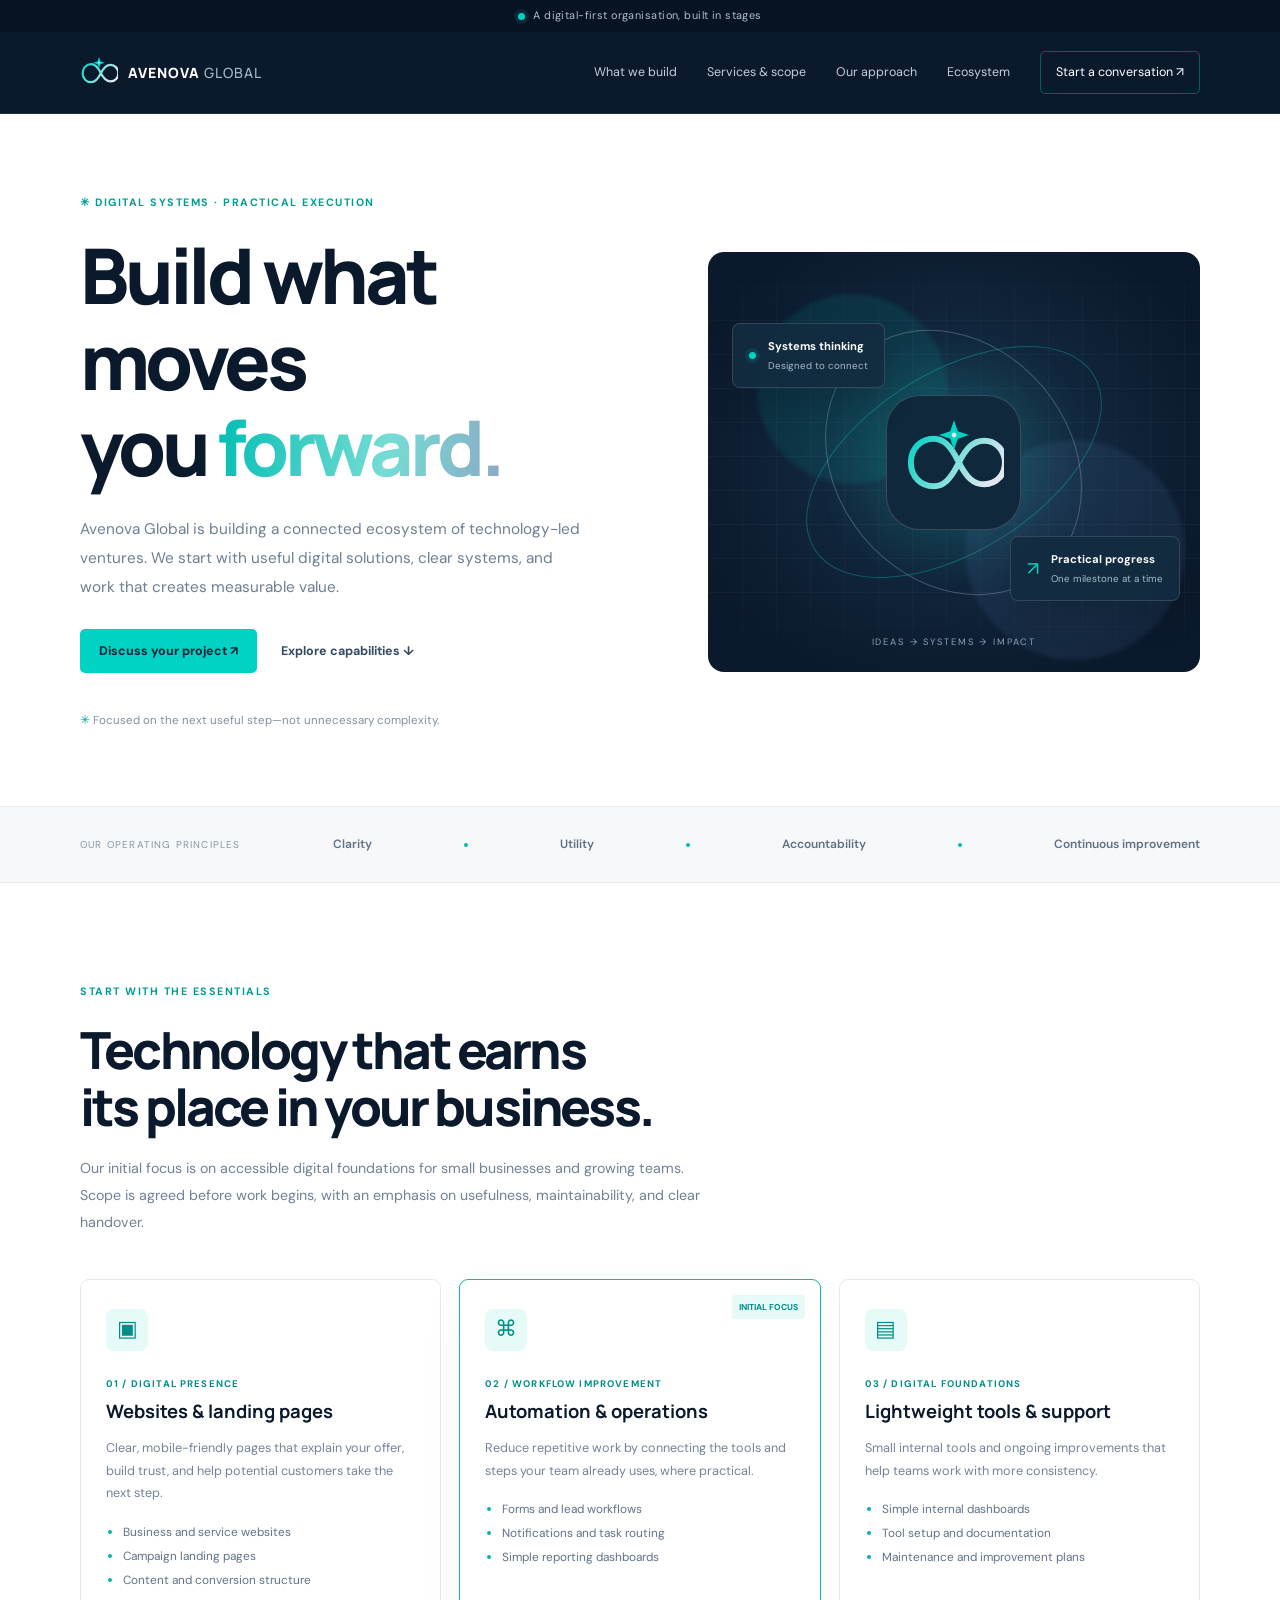
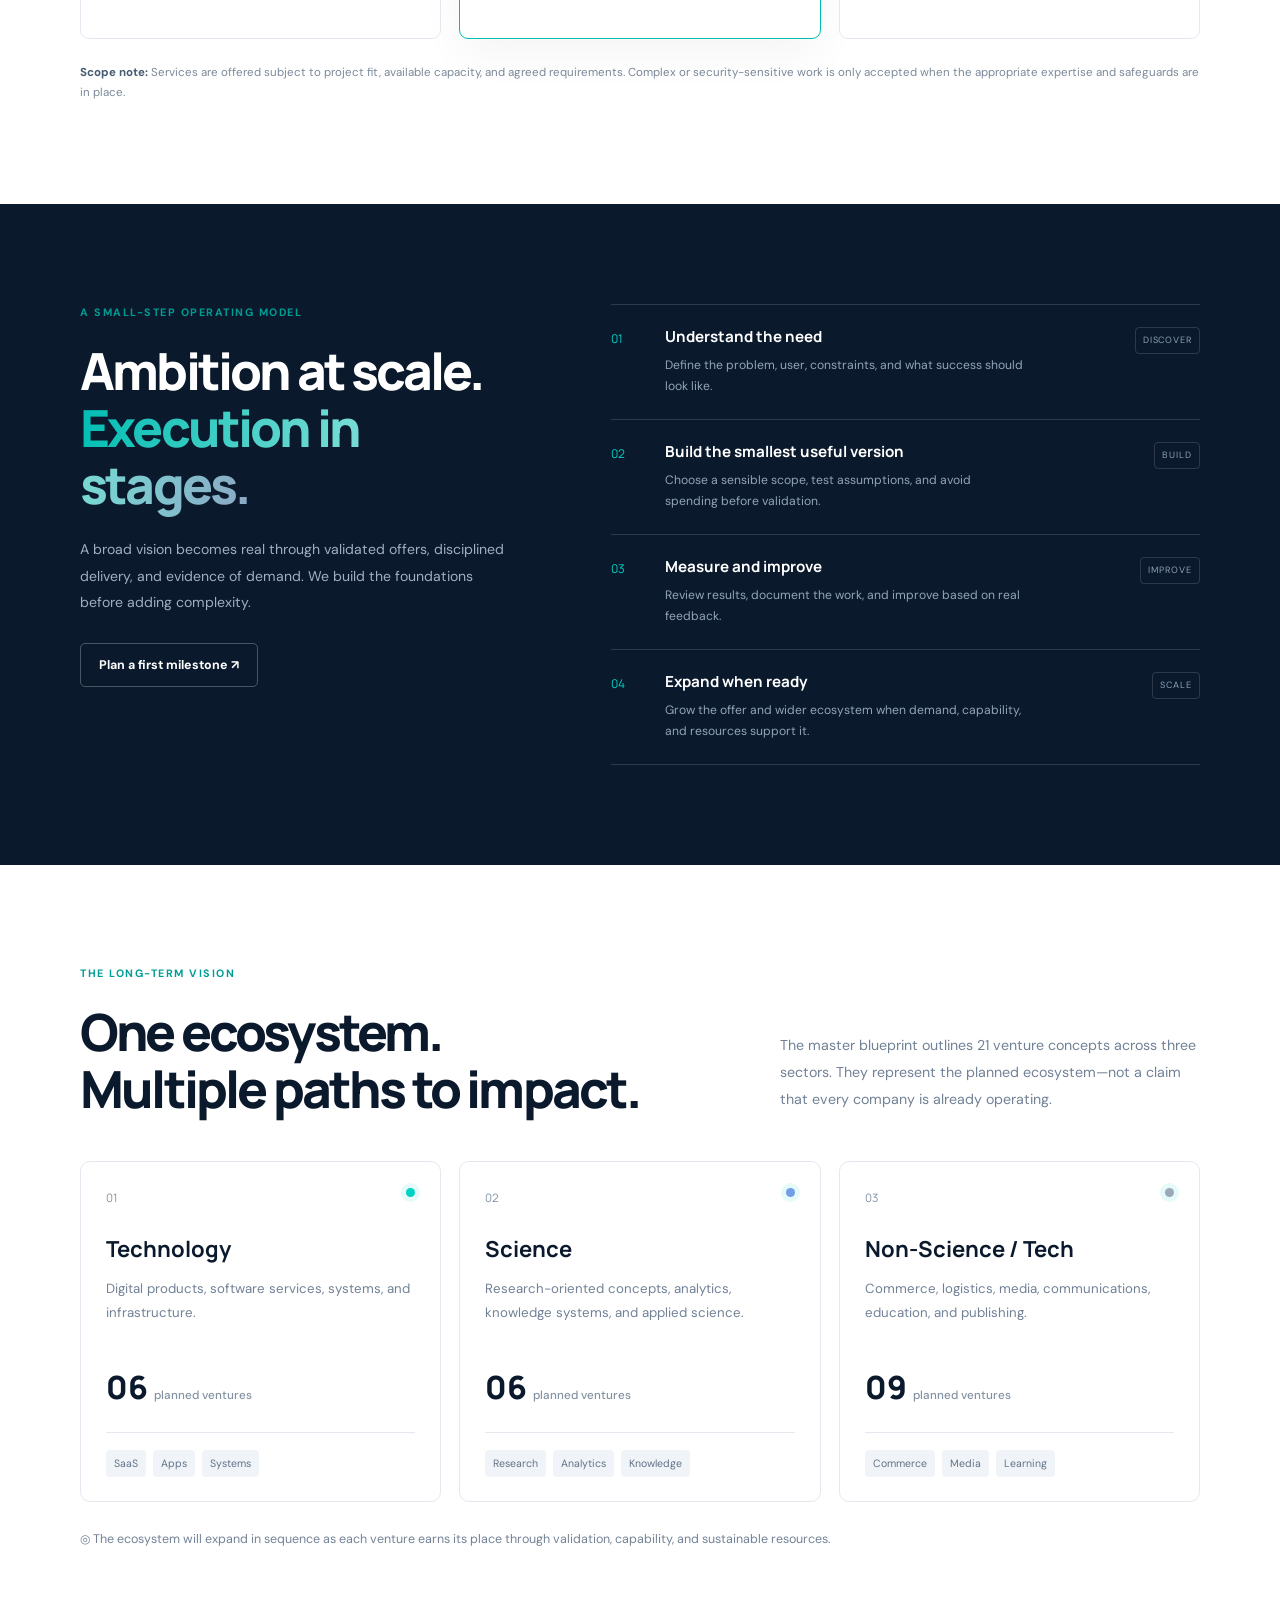
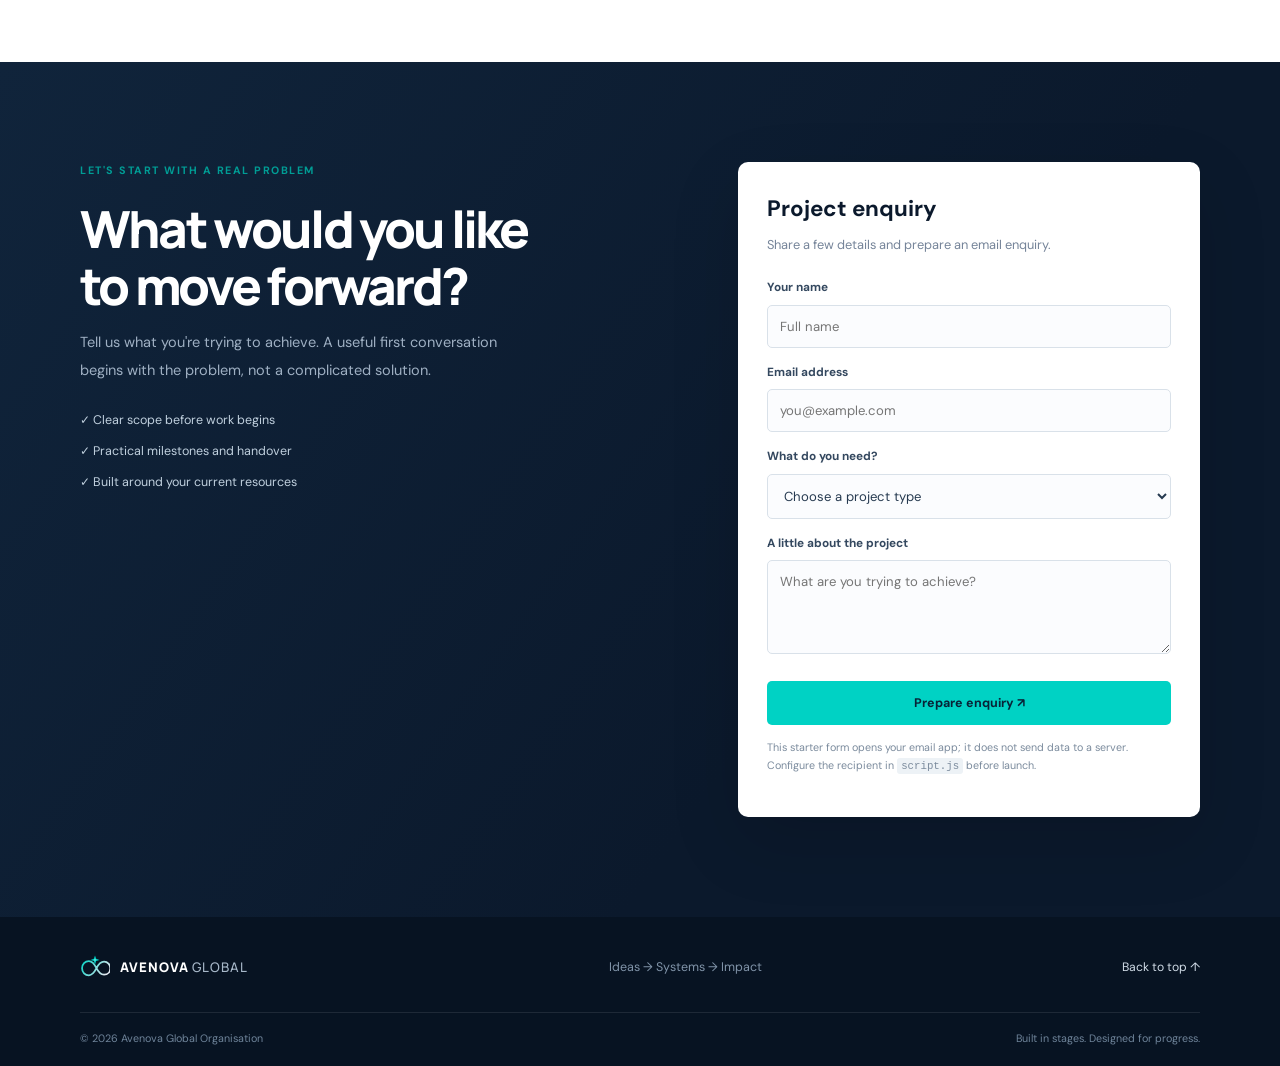
<file: index.html>
<!doctype html>
<html lang="en">
<head>
<meta charset="utf-8"><meta name="viewport" content="width=device-width, initial-scale=1">
<meta name="theme-color" content="#0B192C">
<meta name="description" content="Avenova Global builds practical digital systems, websites, workflow automations, and software foundations for ambitious organisations.">
<title>Avenova Global — Build what moves you forward</title>
<link rel="icon" href="assets/avenova-mark.svg" type="image/svg+xml">
<link rel="preconnect" href="https://fonts.googleapis.com"><link rel="preconnect" href="https://fonts.gstatic.com" crossorigin>
<link href="https://fonts.googleapis.com/css2?family=DM+Sans:wght@400;500;600;700&family=Manrope:wght@400;500;600;700;800&display=swap" rel="stylesheet">
<link rel="stylesheet" href="styles.css">
</head>
<body>
<div class="announcement"><span class="status-dot"></span> A digital-first organisation, built in stages</div>
<header class="site-header"><a class="brand" href="#top"><img src="assets/avenova-mark.svg" alt="" width="38" height="38"><span>AVENOVA <span class="brand-light">GLOBAL</span></span></a><button class="menu-toggle" aria-label="Toggle navigation" aria-expanded="false"><span></span><span></span></button><nav class="nav-links" aria-label="Main navigation"><a href="#services">What we build</a><a href="services.html">Services & scope</a><a href="#approach">Our approach</a><a href="#ecosystem">Ecosystem</a><a class="nav-cta" href="#contact">Start a conversation ↗</a></nav></header>
<main id="top">
<section class="hero section-shell"><div class="hero-copy"><p class="eyebrow">✳ DIGITAL SYSTEMS · PRACTICAL EXECUTION</p><h1>Build what moves<br>you <span class="gradient-text">forward.</span></h1><p class="hero-lede">Avenova Global is building a connected ecosystem of technology-led ventures. We start with useful digital solutions, clear systems, and work that creates measurable value.</p><div class="hero-actions"><a class="button button-primary" href="#contact">Discuss your project ↗</a><a class="text-link" href="#services">Explore capabilities ↓</a></div><div class="hero-note">✳ Focused on the next useful step—not unnecessary complexity.</div></div><div class="hero-visual" aria-label="Abstract Avenova brand illustration"><div class="orb orb-one"></div><div class="orb orb-two"></div><div class="visual-grid"></div><div class="orbit orbit-a"></div><div class="orbit orbit-b"></div><div class="core-mark"><img src="assets/avenova-mark.svg" alt="Avenova infinity star mark"></div><div class="float-card card-top"><span class="mini-pulse"></span><span><b>Systems thinking</b><small>Designed to connect</small></span></div><div class="float-card card-bottom"><span class="card-symbol">↗</span><span><b>Practical progress</b><small>One milestone at a time</small></span></div><div class="visual-caption">IDEAS → SYSTEMS → IMPACT</div></div></section>
<section class="trust-strip"><div class="section-shell strip-inner"><span>OUR OPERATING PRINCIPLES</span><b>Clarity</b><i></i><b>Utility</b><i></i><b>Accountability</b><i></i><b>Continuous improvement</b></div></section>
<section class="section-shell section-block" id="services"><div class="section-heading"><p class="eyebrow">START WITH THE ESSENTIALS</p><h2>Technology that earns<br>its place in your business.</h2><p class="section-intro">Our initial focus is on accessible digital foundations for small businesses and growing teams. Scope is agreed before work begins, with an emphasis on usefulness, maintainability, and clear handover.</p></div><div class="service-grid">
<article class="service-card"><div class="service-icon">▣</div><p class="card-kicker">01 / DIGITAL PRESENCE</p><h3>Websites & landing pages</h3><p>Clear, mobile-friendly pages that explain your offer, build trust, and help potential customers take the next step.</p><ul><li>Business and service websites</li><li>Campaign landing pages</li><li>Content and conversion structure</li></ul></article>
<article class="service-card featured-card"><div class="service-icon">⌘</div><p class="card-kicker">02 / WORKFLOW IMPROVEMENT</p><h3>Automation & operations</h3><p>Reduce repetitive work by connecting the tools and steps your team already uses, where practical.</p><ul><li>Forms and lead workflows</li><li>Notifications and task routing</li><li>Simple reporting dashboards</li></ul><span class="featured-tag">INITIAL FOCUS</span></article>
<article class="service-card"><div class="service-icon">▤</div><p class="card-kicker">03 / DIGITAL FOUNDATIONS</p><h3>Lightweight tools & support</h3><p>Small internal tools and ongoing improvements that help teams work with more consistency.</p><ul><li>Simple internal dashboards</li><li>Tool setup and documentation</li><li>Maintenance and improvement plans</li></ul></article></div><p class="scope-note"><strong>Scope note:</strong> Services are offered subject to project fit, available capacity, and agreed requirements. Complex or security-sensitive work is only accepted when the appropriate expertise and safeguards are in place.</p></section>
<section class="dark-section" id="approach"><div class="section-shell approach-layout"><div><p class="eyebrow">A SMALL-STEP OPERATING MODEL</p><h2>Ambition at scale.<br><span class="gradient-text">Execution in stages.</span></h2><p class="approach-intro">A broad vision becomes real through validated offers, disciplined delivery, and evidence of demand. We build the foundations before adding complexity.</p><a class="button button-outline" href="#contact">Plan a first milestone ↗</a></div><div class="steps-list"><div class="step"><span class="step-number">01</span><div><h3>Understand the need</h3><p>Define the problem, user, constraints, and what success should look like.</p></div><span class="step-status">DISCOVER</span></div><div class="step"><span class="step-number">02</span><div><h3>Build the smallest useful version</h3><p>Choose a sensible scope, test assumptions, and avoid spending before validation.</p></div><span class="step-status">BUILD</span></div><div class="step"><span class="step-number">03</span><div><h3>Measure and improve</h3><p>Review results, document the work, and improve based on real feedback.</p></div><span class="step-status">IMPROVE</span></div><div class="step"><span class="step-number">04</span><div><h3>Expand when ready</h3><p>Grow the offer and wider ecosystem when demand, capability, and resources support it.</p></div><span class="step-status">SCALE</span></div></div></div></section>
<section class="section-shell section-block ecosystem" id="ecosystem"><div class="section-heading split-heading"><div><p class="eyebrow">THE LONG-TERM VISION</p><h2>One ecosystem.<br>Multiple paths to impact.</h2></div><p class="section-intro">The master blueprint outlines 21 venture concepts across three sectors. They represent the planned ecosystem—not a claim that every company is already operating.</p></div><div class="sector-grid"><article class="sector-card"><div class="sector-top"><span class="sector-index">01</span><span class="sector-dot teal"></span></div><h3>Technology</h3><p>Digital products, software services, systems, and infrastructure.</p><div class="sector-count">06 <span>planned ventures</span></div><div class="sector-tags"><span>SaaS</span><span>Apps</span><span>Systems</span></div></article><article class="sector-card"><div class="sector-top"><span class="sector-index">02</span><span class="sector-dot blue"></span></div><h3>Science</h3><p>Research-oriented concepts, analytics, knowledge systems, and applied science.</p><div class="sector-count">06 <span>planned ventures</span></div><div class="sector-tags"><span>Research</span><span>Analytics</span><span>Knowledge</span></div></article><article class="sector-card"><div class="sector-top"><span class="sector-index">03</span><span class="sector-dot silver"></span></div><h3>Non-Science / Tech</h3><p>Commerce, logistics, media, communications, education, and publishing.</p><div class="sector-count">09 <span>planned ventures</span></div><div class="sector-tags"><span>Commerce</span><span>Media</span><span>Learning</span></div></article></div><p class="ecosystem-footnote">◎ The ecosystem will expand in sequence as each venture earns its place through validation, capability, and sustainable resources.</p></section>
<section class="contact-section" id="contact"><div class="section-shell contact-layout"><div><p class="eyebrow">LET'S START WITH A REAL PROBLEM</p><h2>What would you like<br>to move forward?</h2><p class="contact-copy">Tell us what you're trying to achieve. A useful first conversation begins with the problem, not a complicated solution.</p><div class="contact-points"><span>✓ Clear scope before work begins</span><span>✓ Practical milestones and handover</span><span>✓ Built around your current resources</span></div></div><form class="contact-form" id="contact-form"><div class="form-heading"><h3>Project enquiry</h3><p>Share a few details and prepare an email enquiry.</p></div><label for="name">Your name</label><input id="name" name="name" required autocomplete="name" placeholder="Full name"><label for="email">Email address</label><input id="email" name="email" type="email" required autocomplete="email" placeholder="you@example.com"><label for="project">What do you need?</label><select id="project" name="project" required><option value="">Choose a project type</option><option>Website or landing page</option><option>Workflow automation</option><option>Dashboard or internal tool</option><option>Digital strategy / other</option></select><label for="details">A little about the project</label><textarea id="details" name="details" rows="4" required placeholder="What are you trying to achieve?"></textarea><button class="button button-primary form-submit" type="submit">Prepare enquiry ↗</button><p class="form-disclaimer">This starter form opens your email app; it does not send data to a server. Configure the recipient in <code>script.js</code> before launch.</p><p class="form-message" id="form-message" role="status" aria-live="polite"></p></form></div></section>
</main>
<footer class="site-footer"><div class="section-shell footer-main"><a class="brand footer-brand" href="#top"><img src="assets/avenova-mark.svg" alt="" width="30" height="30"><span>AVENOVA <span class="brand-light">GLOBAL</span></span></a><p>Ideas → Systems → Impact</p><a class="back-top" href="#top">Back to top ↑</a></div><div class="section-shell footer-bottom"><span>© <span id="year"></span> Avenova Global Organisation</span><span>Built in stages. Designed for progress.</span></div></footer>
<script src="script.js"></script>
</body></html>
</file>
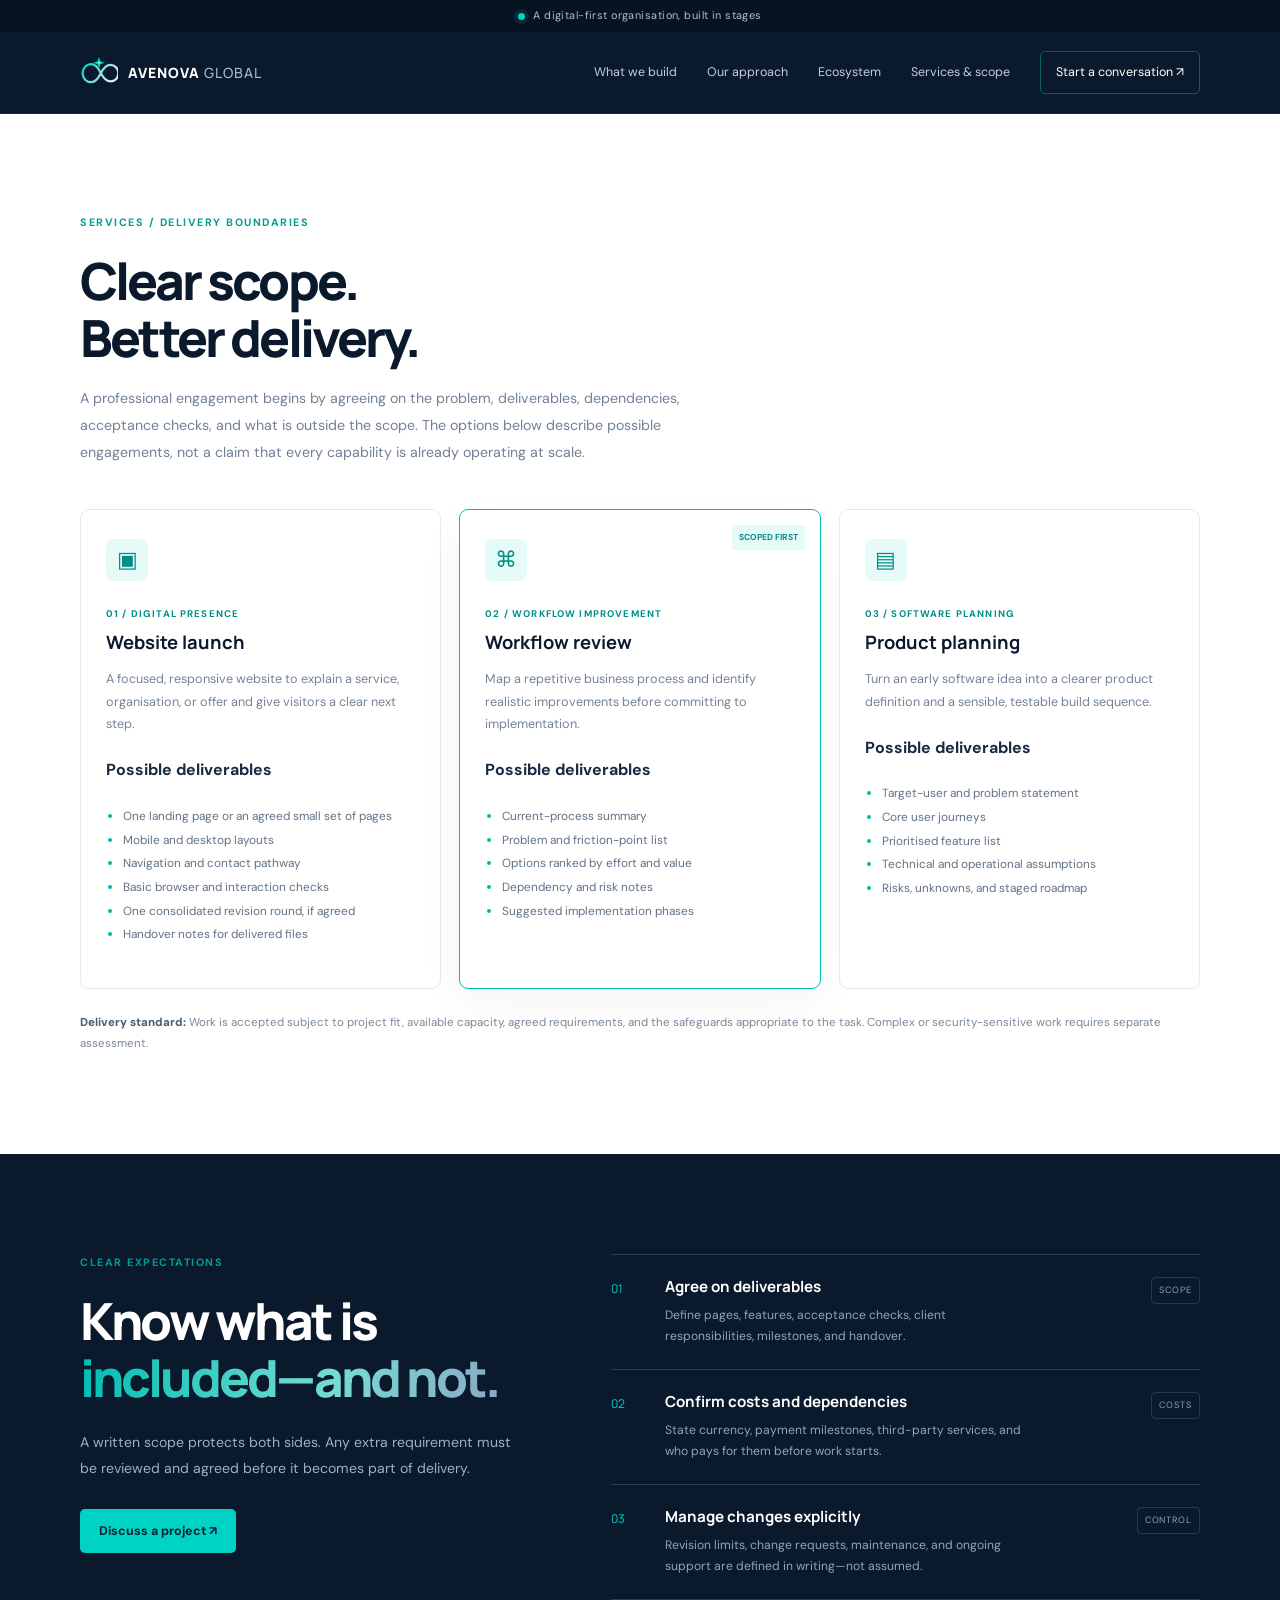
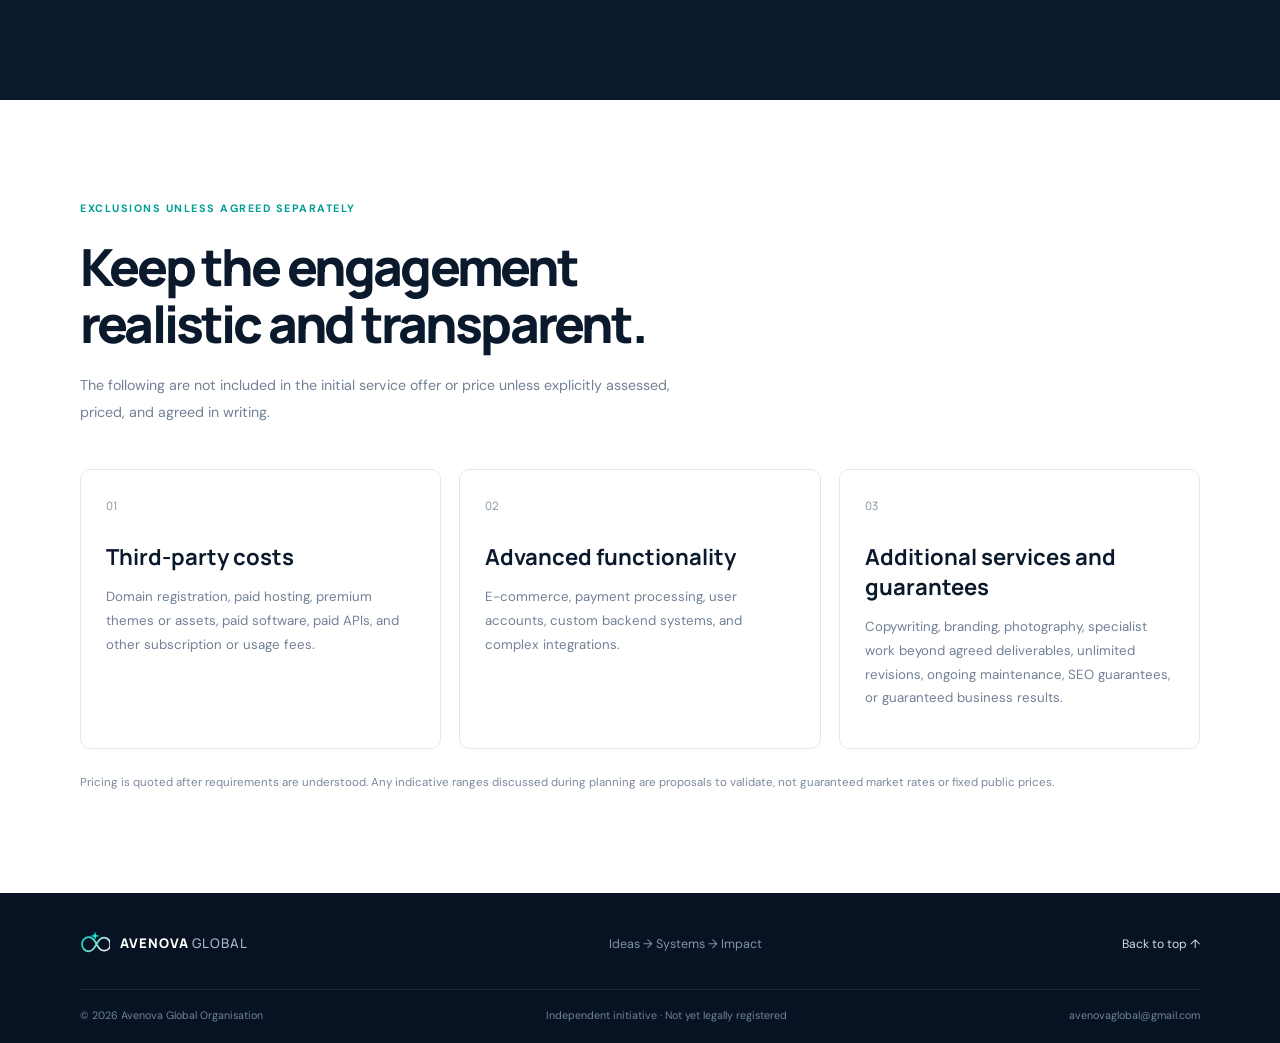
<file: services.html>
<!doctype html>
<html lang="en">
<head>
<meta charset="utf-8">
<meta name="viewport" content="width=device-width, initial-scale=1">
<meta name="theme-color" content="#0B192C">
<meta name="description" content="Avenova Global's initial service pathways, deliverables, and clear project scope boundaries.">
<title>Services & Scope — Avenova Global</title>
<link rel="icon" href="assets/avenova-mark.svg" type="image/svg+xml">
<link rel="preconnect" href="https://fonts.googleapis.com">
<link rel="preconnect" href="https://fonts.gstatic.com" crossorigin>
<link href="https://fonts.googleapis.com/css2?family=DM+Sans:wght@400;500;600;700&family=Manrope:wght@400;500;600;700;800&display=swap" rel="stylesheet">
<link rel="stylesheet" href="styles.css">
</head>
<body>
<div class="announcement"><span class="status-dot"></span> A digital-first organisation, built in stages</div>
<header class="site-header">
  <a class="brand" href="index.html"><img src="assets/avenova-mark.svg" alt="" width="38" height="38"><span>AVENOVA <span class="brand-light">GLOBAL</span></span></a>
  <button class="menu-toggle" aria-label="Toggle navigation" aria-expanded="false"><span></span><span></span></button>
  <nav class="nav-links" aria-label="Main navigation">
    <a href="index.html#services">What we build</a>
    <a href="index.html#approach">Our approach</a>
    <a href="index.html#ecosystem">Ecosystem</a>
    <a href="services.html" aria-current="page">Services & scope</a>
    <a class="nav-cta" href="index.html#contact">Start a conversation ↗</a>
  </nav>
</header>
<main id="top">
  <section class="section-shell section-block">
    <div class="section-heading">
      <p class="eyebrow">SERVICES / DELIVERY BOUNDARIES</p>
      <h2>Clear scope.<br>Better delivery.</h2>
      <p class="section-intro">A professional engagement begins by agreeing on the problem, deliverables, dependencies, acceptance checks, and what is outside the scope. The options below describe possible engagements, not a claim that every capability is already operating at scale.</p>
    </div>
    <div class="service-grid">
      <article class="service-card">
        <div class="service-icon" aria-hidden="true">▣</div>
        <p class="card-kicker">01 / DIGITAL PRESENCE</p>
        <h3>Website launch</h3>
        <p>A focused, responsive website to explain a service, organisation, or offer and give visitors a clear next step.</p>
        <h4>Possible deliverables</h4>
        <ul><li>One landing page or an agreed small set of pages</li><li>Mobile and desktop layouts</li><li>Navigation and contact pathway</li><li>Basic browser and interaction checks</li><li>One consolidated revision round, if agreed</li><li>Handover notes for delivered files</li></ul>
      </article>
      <article class="service-card featured-card">
        <div class="service-icon" aria-hidden="true">⌘</div>
        <p class="card-kicker">02 / WORKFLOW IMPROVEMENT</p>
        <h3>Workflow review</h3>
        <p>Map a repetitive business process and identify realistic improvements before committing to implementation.</p>
        <h4>Possible deliverables</h4>
        <ul><li>Current-process summary</li><li>Problem and friction-point list</li><li>Options ranked by effort and value</li><li>Dependency and risk notes</li><li>Suggested implementation phases</li></ul>
        <span class="featured-tag">SCOPED FIRST</span>
      </article>
      <article class="service-card">
        <div class="service-icon" aria-hidden="true">▤</div>
        <p class="card-kicker">03 / SOFTWARE PLANNING</p>
        <h3>Product planning</h3>
        <p>Turn an early software idea into a clearer product definition and a sensible, testable build sequence.</p>
        <h4>Possible deliverables</h4>
        <ul><li>Target-user and problem statement</li><li>Core user journeys</li><li>Prioritised feature list</li><li>Technical and operational assumptions</li><li>Risks, unknowns, and staged roadmap</li></ul>
      </article>
    </div>
    <p class="scope-note"><strong>Delivery standard:</strong> Work is accepted subject to project fit, available capacity, agreed requirements, and the safeguards appropriate to the task. Complex or security-sensitive work requires separate assessment.</p>
  </section>
  <section class="dark-section" id="boundaries">
    <div class="section-shell approach-layout">
      <div><p class="eyebrow">CLEAR EXPECTATIONS</p><h2>Know what is<br><span class="gradient-text">included—and not.</span></h2><p class="approach-intro">A written scope protects both sides. Any extra requirement must be reviewed and agreed before it becomes part of delivery.</p><a class="button button-primary" href="index.html#contact">Discuss a project ↗</a></div>
      <div class="steps-list">
        <div class="step"><span class="step-number">01</span><div><h3>Agree on deliverables</h3><p>Define pages, features, acceptance checks, client responsibilities, milestones, and handover.</p></div><span class="step-status">SCOPE</span></div>
        <div class="step"><span class="step-number">02</span><div><h3>Confirm costs and dependencies</h3><p>State currency, payment milestones, third-party services, and who pays for them before work starts.</p></div><span class="step-status">COSTS</span></div>
        <div class="step"><span class="step-number">03</span><div><h3>Manage changes explicitly</h3><p>Revision limits, change requests, maintenance, and ongoing support are defined in writing—not assumed.</p></div><span class="step-status">CONTROL</span></div>
      </div>
    </div>
  </section>
  <section class="section-shell section-block">
    <div class="section-heading"><p class="eyebrow">EXCLUSIONS UNLESS AGREED SEPARATELY</p><h2>Keep the engagement<br>realistic and transparent.</h2><p class="section-intro">The following are not included in the initial service offer or price unless explicitly assessed, priced, and agreed in writing.</p></div>
    <div class="sector-grid">
      <article class="sector-card"><div class="sector-top"><span class="sector-index">01</span></div><h3>Third-party costs</h3><p>Domain registration, paid hosting, premium themes or assets, paid software, paid APIs, and other subscription or usage fees.</p></article>
      <article class="sector-card"><div class="sector-top"><span class="sector-index">02</span></div><h3>Advanced functionality</h3><p>E-commerce, payment processing, user accounts, custom backend systems, and complex integrations.</p></article>
      <article class="sector-card"><div class="sector-top"><span class="sector-index">03</span></div><h3>Additional services and guarantees</h3><p>Copywriting, branding, photography, specialist work beyond agreed deliverables, unlimited revisions, ongoing maintenance, SEO guarantees, or guaranteed business results.</p></article>
    </div>
    <p class="scope-note">Pricing is quoted after requirements are understood. Any indicative ranges discussed during planning are proposals to validate, not guaranteed market rates or fixed public prices.</p>
  </section>
</main>
<footer class="site-footer">
  <div class="section-shell footer-main"><a class="brand footer-brand" href="index.html"><img src="assets/avenova-mark.svg" alt="" width="30" height="30"><span>AVENOVA <span class="brand-light">GLOBAL</span></span></a><p>Ideas → Systems → Impact</p><a class="back-top" href="#top">Back to top ↑</a></div>
  <div class="section-shell footer-bottom"><span>© <span id="year"></span> Avenova Global Organisation</span><span>Independent initiative · Not yet legally registered</span><a href="mailto:avenovaglobal@gmail.com">avenovaglobal@gmail.com</a></div>
</footer>
<script src="script.js"></script>
</body>
</html>
</file>
<file: styles.css>
:root{--navy:#0B192C;--teal:#00D2C4;--silver:#E2E8F0;--ink:#172b42;--muted:#728297;--line:#e3e9ef;--font:"DM Sans",Arial,sans-serif;--display:"Manrope",Arial,sans-serif}*{box-sizing:border-box}html{scroll-behavior:smooth;scroll-padding-top:90px}body{margin:0;font-family:var(--font);color:var(--ink);background:#fff;line-height:1.65}a{color:inherit;text-decoration:none}.section-shell{width:min(1120px,calc(100% - 48px));margin:auto}.announcement{height:32px;display:flex;align-items:center;justify-content:center;gap:8px;background:#071322;color:#aebdcd;font-size:.68rem;letter-spacing:.04em}.status-dot,.mini-pulse{width:7px;height:7px;border-radius:50%;background:var(--teal);display:inline-block;box-shadow:0 0 0 4px #00d2c41c}.site-header{height:82px;background:var(--navy);display:flex;align-items:center;justify-content:space-between;padding:0 max(24px,calc((100vw - 1120px)/2));position:sticky;top:0;z-index:10;border-bottom:1px solid #ffffff16}.brand{display:flex;align-items:center;gap:10px;color:white;font-family:var(--display);font-size:.88rem;font-weight:800;letter-spacing:.07em}.brand img{object-fit:contain}.brand-light{font-weight:500;color:#a7b8c9}.nav-links{display:flex;align-items:center;gap:30px;color:#c1cedb;font-size:.78rem}.nav-links a:hover,.text-link:hover{color:var(--teal)}.nav-cta{padding:10px 15px;border:1px solid #00d2c45e;border-radius:5px;color:white}.menu-toggle{display:none;background:none;border:0}.hero{min-height:590px;padding-top:80px;padding-bottom:76px;display:grid;grid-template-columns:1.08fr .92fr;gap:50px;align-items:center}.eyebrow{font-size:.67rem;letter-spacing:.14em;font-weight:700;color:#009d95;margin:0 0 20px}.hero h1,.section-heading h2,.approach-layout h2,.contact-layout h2{font-family:var(--display);font-weight:800;line-height:1.12;letter-spacing:-.055em;margin:0;color:var(--navy)}.hero h1{font-size:clamp(3.4rem,6vw,5.3rem)}.gradient-text{background:linear-gradient(100deg,#00bdb2,#75dcd4 60%,#8ca8c5);-webkit-background-clip:text;background-clip:text;color:transparent}.hero-lede{max-width:510px;color:#6e7f93;font-size:.96rem;line-height:1.9;margin:25px 0 27px}.hero-actions{display:flex;align-items:center;gap:24px;flex-wrap:wrap}.button{display:inline-flex;justify-content:center;align-items:center;gap:12px;padding:13px 18px;border-radius:5px;font:700 .78rem var(--font);border:1px solid transparent;cursor:pointer;transition:transform .2s,background .2s}.button:hover{transform:translateY(-2px)}.button-primary{background:var(--teal);color:#082337}.button-primary:hover{background:#45e3d8}.text-link{font-size:.78rem;font-weight:700;color:#344b62}.hero-note{margin-top:38px;color:#8190a1;font-size:.72rem}.hero-note:first-letter{color:#00a99f}.hero-visual{min-height:420px;position:relative;display:grid;place-items:center;overflow:hidden;border-radius:16px;background:radial-gradient(ellipse at 50% 48%,#1b4054 0%,#10243a 44%,#0b192c 80%)}.visual-grid{position:absolute;inset:0;background-image:linear-gradient(#ffffff08 1px,transparent 1px),linear-gradient(90deg,#ffffff08 1px,transparent 1px);background-size:34px 34px;mask-image:linear-gradient(transparent,#000 18%,#000 80%,transparent)}.orb{position:absolute;border-radius:50%;filter:blur(2px)}.orb-one{width:190px;height:190px;background:#00d2c41a;left:10%;top:10%}.orb-two{width:220px;height:220px;background:#7199d11a;right:3%;bottom:3%}.orbit{position:absolute;width:330px;height:180px;border:1px solid #00d2c457;border-radius:50%;transform:rotate(-32deg)}.orbit-b{transform:rotate(50deg);border-color:#d0e1f044;width:285px;height:235px}.core-mark{width:135px;height:135px;border-radius:34px;display:grid;place-items:center;background:#10283b;border:1px solid #ffffff2b;box-shadow:0 0 70px #00d2c42c;z-index:1}.core-mark img{width:100px}.float-card{position:absolute;z-index:2;display:flex;align-items:center;gap:12px;padding:13px 16px;border:1px solid #ffffff22;border-radius:8px;background:#132c40ed;color:white;box-shadow:0 15px 35px #0002}.float-card b,.float-card small{display:block}.float-card b{font-size:.7rem}.float-card small{font-size:.61rem;color:#a9bac9;margin-top:2px}.card-top{top:17%;left:5%}.card-bottom{right:4%;bottom:17%}.card-symbol{font-size:1.2rem;color:var(--teal)}.visual-caption{position:absolute;bottom:22px;color:#8da4b8;font-size:.58rem;letter-spacing:.2em}.trust-strip{background:#f6f8fa;border-block:1px solid #e8edf2}.strip-inner{display:flex;align-items:center;justify-content:space-between;gap:20px;min-height:75px;color:#5e7185}.strip-inner>span{font-size:.62rem;letter-spacing:.12em;color:#8795a5}.strip-inner b{font-size:.75rem;font-weight:600}.strip-inner i{width:4px;height:4px;background:#00bdb2;border-radius:50%}.section-block{padding:100px 0}.section-heading{max-width:670px;margin-bottom:43px}.section-heading h2,.approach-layout h2,.contact-layout h2{font-size:clamp(2.25rem,4vw,3.35rem)}.section-intro{max-width:620px;color:#718196;font-size:.89rem;line-height:1.9;margin:19px 0 0}.service-grid{display:grid;grid-template-columns:repeat(3,1fr);gap:18px}.service-card{position:relative;border:1px solid var(--line);border-radius:9px;padding:29px 25px;min-height:360px;background:white}.featured-card{border-color:#00bfb2;box-shadow:0 15px 45px #0b192c0b}.service-icon{display:grid;place-items:center;width:42px;height:42px;border-radius:8px;background:#e6faf8;color:#008f88;font-size:1.4rem}.card-kicker{margin:25px 0 8px;color:#008f88;font-size:.6rem;font-weight:700;letter-spacing:.12em}.service-card h3,.step h3,.sector-card h3{font-family:var(--display);color:var(--navy);font-size:1.15rem;line-height:1.35;margin:0 0 12px}.service-card>p:not(.card-kicker){font-size:.79rem;line-height:1.8;color:#748398}.service-card ul{padding-left:17px;color:#617287;font-size:.74rem;line-height:2;margin-top:16px}.service-card li::marker{color:#00b9ae}.featured-tag{position:absolute;top:15px;right:15px;font-size:.54rem;font-weight:700;color:#008f88;background:#e6faf8;padding:5px 7px;border-radius:3px}.scope-note{font-size:.72rem;line-height:1.8;color:#7b899a;margin:24px 0 0}.scope-note strong{color:#455b71}.dark-section{background:var(--navy);color:white;padding:100px 0}.approach-layout{display:grid;grid-template-columns:.85fr 1.15fr;gap:95px;align-items:start}.approach-layout h2{color:white}.approach-intro{color:#9fb0c3;font-size:.88rem;line-height:1.9;margin:22px 0 27px}.button-outline{border-color:#ffffff42;color:white}.button-outline:hover{border-color:var(--teal)}.steps-list{border-top:1px solid #ffffff25}.step{display:grid;grid-template-columns:38px 1fr auto;gap:16px;padding:22px 0;border-bottom:1px solid #ffffff25;align-items:start}.step-number{font-family:var(--display);font-size:.75rem;color:var(--teal);padding-top:2px}.step h3{font-size:.95rem;color:white;margin-bottom:7px}.step p{font-size:.76rem;line-height:1.75;color:#91a5b9;margin:0;max-width:360px}.step-status{font-size:.57rem;letter-spacing:.1em;color:#8da1b6;border:1px solid #ffffff24;border-radius:4px;padding:5px 7px}.split-heading{display:flex;justify-content:space-between;align-items:end;gap:40px;max-width:none}.split-heading .section-intro{max-width:420px;padding-bottom:5px}.sector-grid{display:grid;grid-template-columns:repeat(3,1fr);gap:18px}.sector-card{background:white;border:1px solid var(--line);border-radius:10px;padding:26px 25px 24px}.sector-top{display:flex;justify-content:space-between;margin-bottom:27px}.sector-index{font-family:var(--display);font-size:.72rem;color:#8392a3}.sector-dot{width:9px;height:9px;border-radius:50%;background:var(--teal);box-shadow:0 0 0 5px #00d2c419}.sector-dot.blue{background:#729ee7}.sector-dot.silver{background:#9ba9b8}.sector-card h3{font-size:1.38rem;margin-bottom:10px}.sector-card>p{font-size:.83rem;color:#718196;min-height:56px;line-height:1.8}.sector-count{font-family:var(--display);font-weight:800;font-size:2rem;color:var(--navy);padding:15px 0 18px;border-bottom:1px solid var(--line)}.sector-count span{font-family:var(--font);font-size:.73rem;font-weight:500;color:#8391a2}.sector-tags{display:flex;gap:7px;flex-wrap:wrap;padding-top:17px}.sector-tags span{font-size:.66rem;background:#f0f4f8;border-radius:4px;padding:5px 8px;color:#617287}.ecosystem-footnote{margin-top:27px;font-size:.78rem;color:#738296}.contact-section{background:linear-gradient(125deg,#10243b,#0b192c 65%);color:white;padding:100px 0}.contact-layout{display:grid;grid-template-columns:1fr .82fr;gap:95px;align-items:start}.contact-layout h2{color:white}.contact-copy{max-width:460px;color:#9fb0c3;font-size:.91rem;line-height:1.9}.contact-points{display:flex;flex-direction:column;gap:10px;margin-top:26px;color:#c0d0de;font-size:.78rem}.contact-form{background:#fff;color:var(--ink);padding:29px;border-radius:10px;box-shadow:0 25px 70px #0002}.form-heading h3{font-size:1.4rem;color:var(--navy);margin:0 0 6px}.form-heading p{font-size:.8rem;color:#758499;margin:0 0 23px}.contact-form label{display:block;font-size:.74rem;font-weight:700;color:#34485f;margin:15px 0 7px}.contact-form input,.contact-form select,.contact-form textarea{width:100%;border:1px solid #d9e1e9;border-radius:5px;padding:12px;color:#263a50;background:#fbfcfe;font: .82rem var(--font)}.contact-form textarea{resize:vertical}.form-submit{width:100%;margin-top:18px}.form-disclaimer{font-size:.67rem;line-height:1.7;color:#7b8b9d;margin:13px 0 0}.form-disclaimer code{background:#edf2f6;padding:2px 4px;border-radius:3px}.form-message{font-size:.78rem;color:#087e75;overflow-wrap:anywhere}.site-footer{background:#071322;color:#9badc0;padding:28px 0 18px}.footer-main{display:flex;align-items:center;justify-content:space-between;gap:20px;padding-bottom:22px;border-bottom:1px solid #ffffff18}.footer-brand{font-size:.83rem}.footer-main>p{font-size:.78rem;color:#8194a9}.back-top{font-size:.76rem;color:#d1dce7}.footer-bottom{display:flex;justify-content:space-between;gap:20px;padding-top:17px;font-size:.67rem;color:#6f849a}@media(max-width:900px){.nav-links{gap:17px}.hero{grid-template-columns:1fr .85fr}.hero-visual{min-height:370px}.approach-layout,.contact-layout{gap:40px}.strip-inner{justify-content:center;flex-wrap:wrap;padding:18px 0}.strip-inner>span{width:100%;text-align:center}}@media(max-width:700px){.section-shell{width:calc(100% - 36px)}.site-header{height:72px;padding:0 18px}.menu-toggle{display:flex;flex-direction:column;gap:5px;padding:10px}.menu-toggle span{width:23px;height:2px;background:white;display:block}.nav-links{display:none;position:absolute;top:72px;left:0;right:0;background:#0b192c;padding:18px;flex-direction:column;align-items:stretch;gap:0;border-top:1px solid #ffffff18}.nav-links.open{display:flex}.nav-links a{padding:13px 8px}.nav-cta{text-align:center;margin-top:8px}.hero{width:100%;padding:58px 18px 48px;grid-template-columns:1fr;gap:32px}.hero h1{font-size:clamp(3rem,13vw,4.5rem)}.hero-visual{min-height:340px}.core-mark{width:116px;height:116px}.core-mark img{width:84px}.orbit-a,.orbit-b{width:270px;height:140px}.float-card{padding:10px 12px}.card-top{left:4%;top:12%}.card-bottom{right:3%;bottom:14%}.hero-note{margin-top:30px}.strip-inner{gap:12px 16px}.section-block{padding:72px 0}.section-heading{margin-bottom:30px}.service-grid,.sector-grid{grid-template-columns:1fr}.service-card{min-height:0;padding:25px}.dark-section,.contact-section{padding:72px 0}.approach-layout,.contact-layout{grid-template-columns:1fr;gap:42px}.step{grid-template-columns:33px 1fr;gap:11px}.step-status{grid-column:2;justify-self:start;margin-top:-3px}.split-heading{display:block}.split-heading .section-intro{margin-top:18px}.sector-card>p{min-height:0}.contact-form{padding:23px 19px}.footer-main{flex-wrap:wrap}.footer-main>p{order:3;width:100%}.footer-bottom{flex-direction:column;gap:5px}}@media(prefers-reduced-motion:reduce){html{scroll-behavior:auto}*,*::before,*::after{transition:none!important}}
</file>
